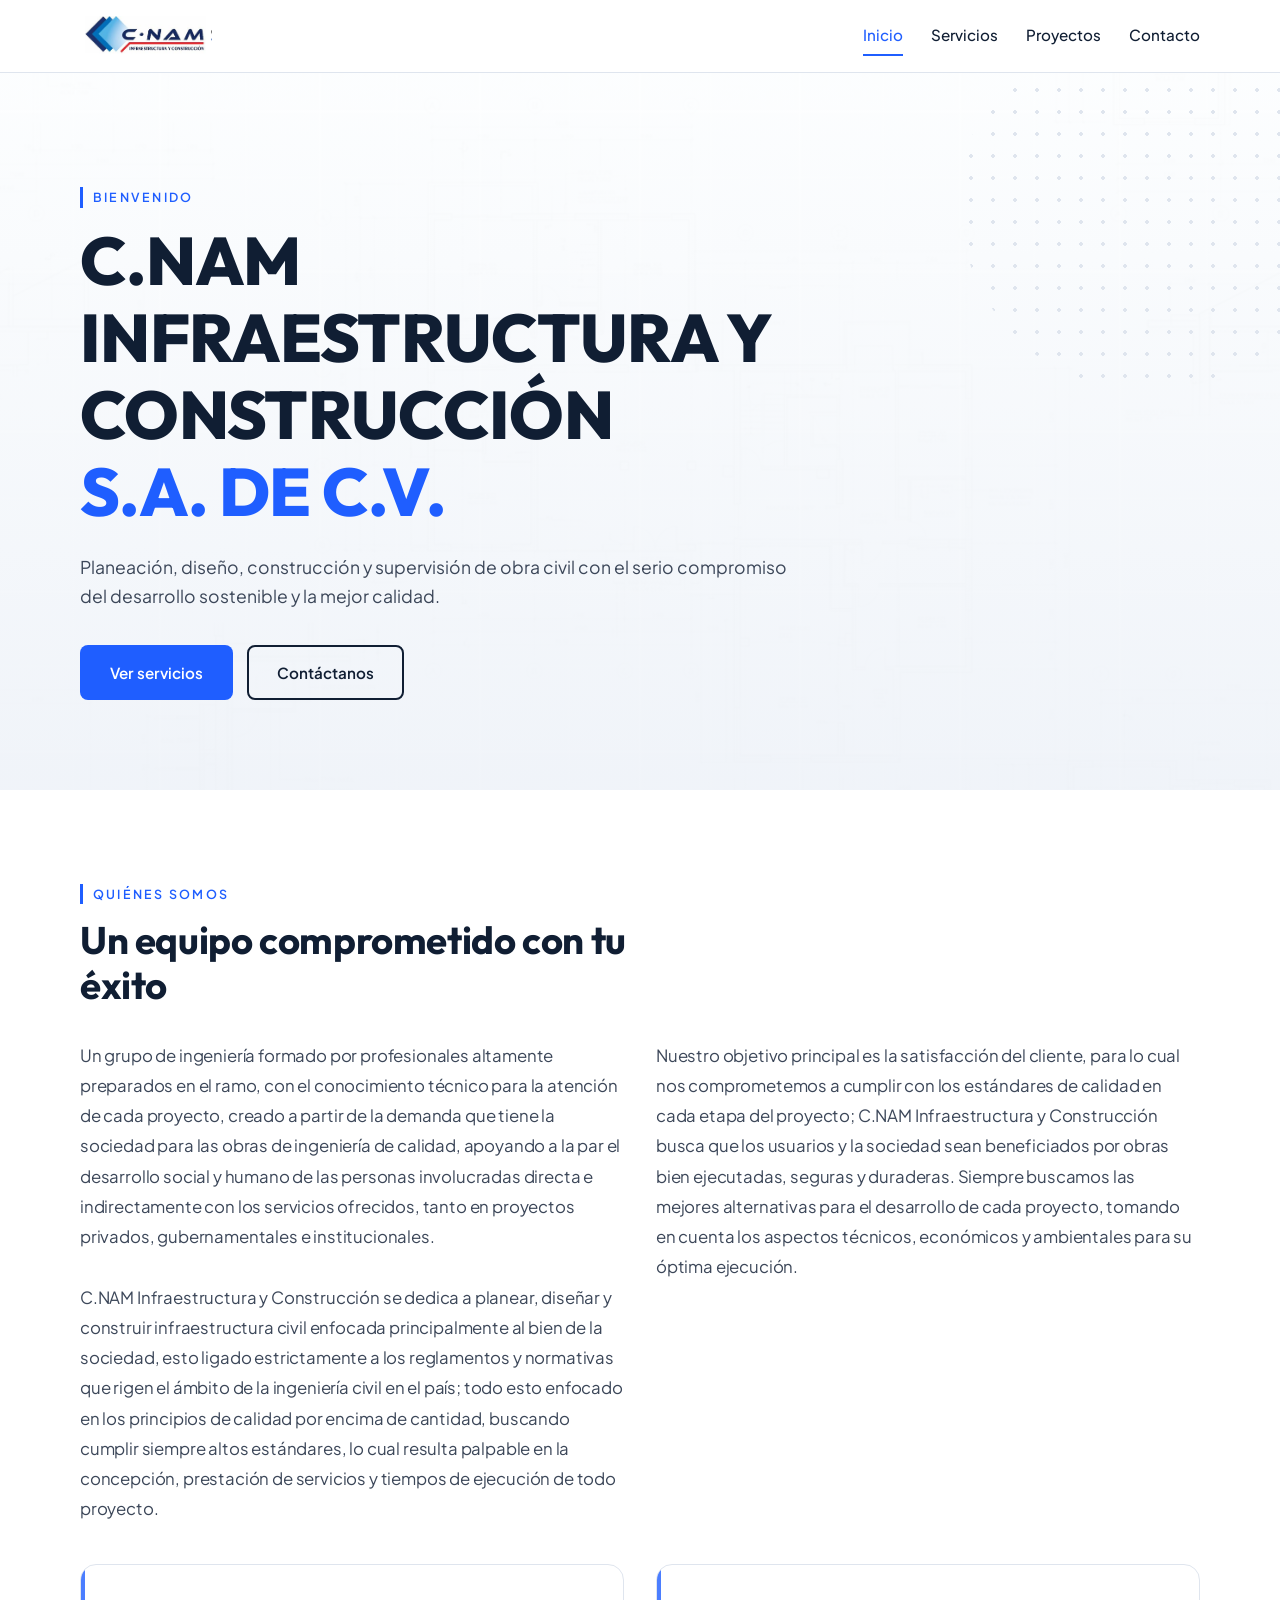
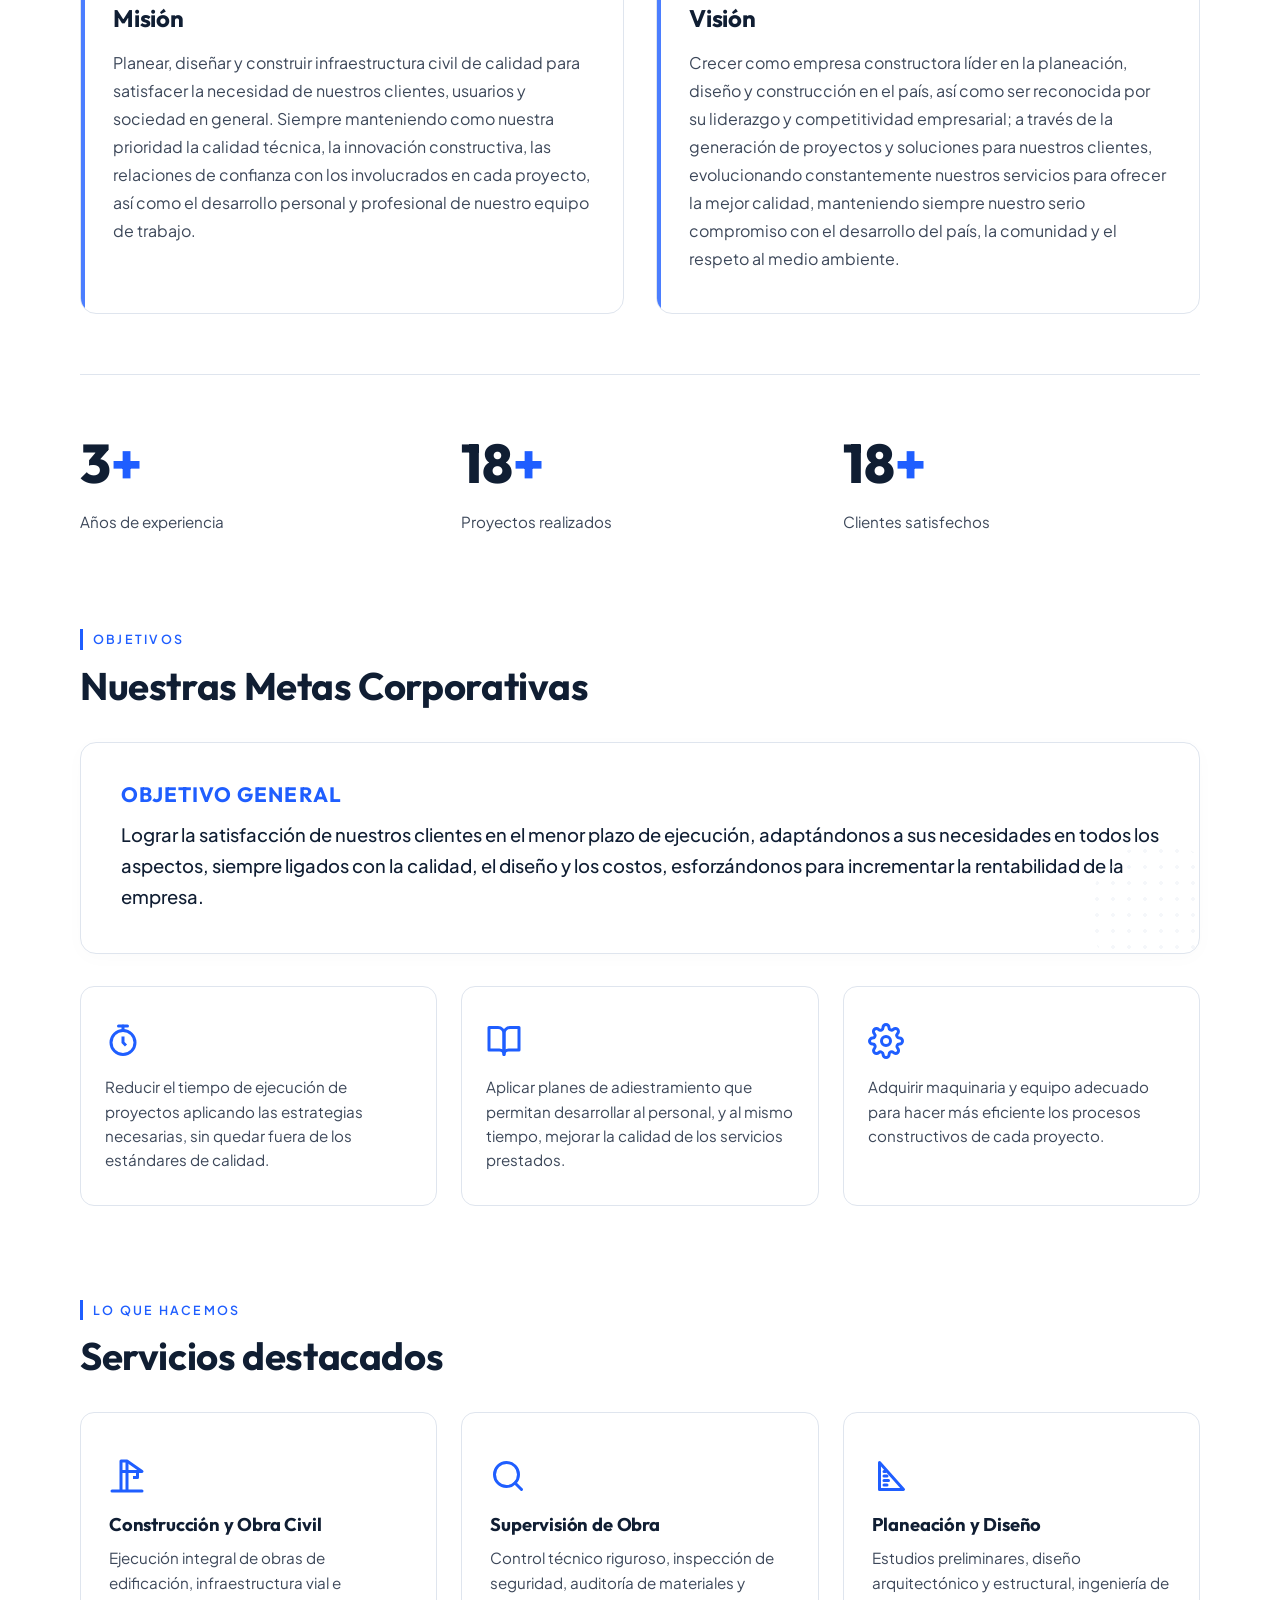
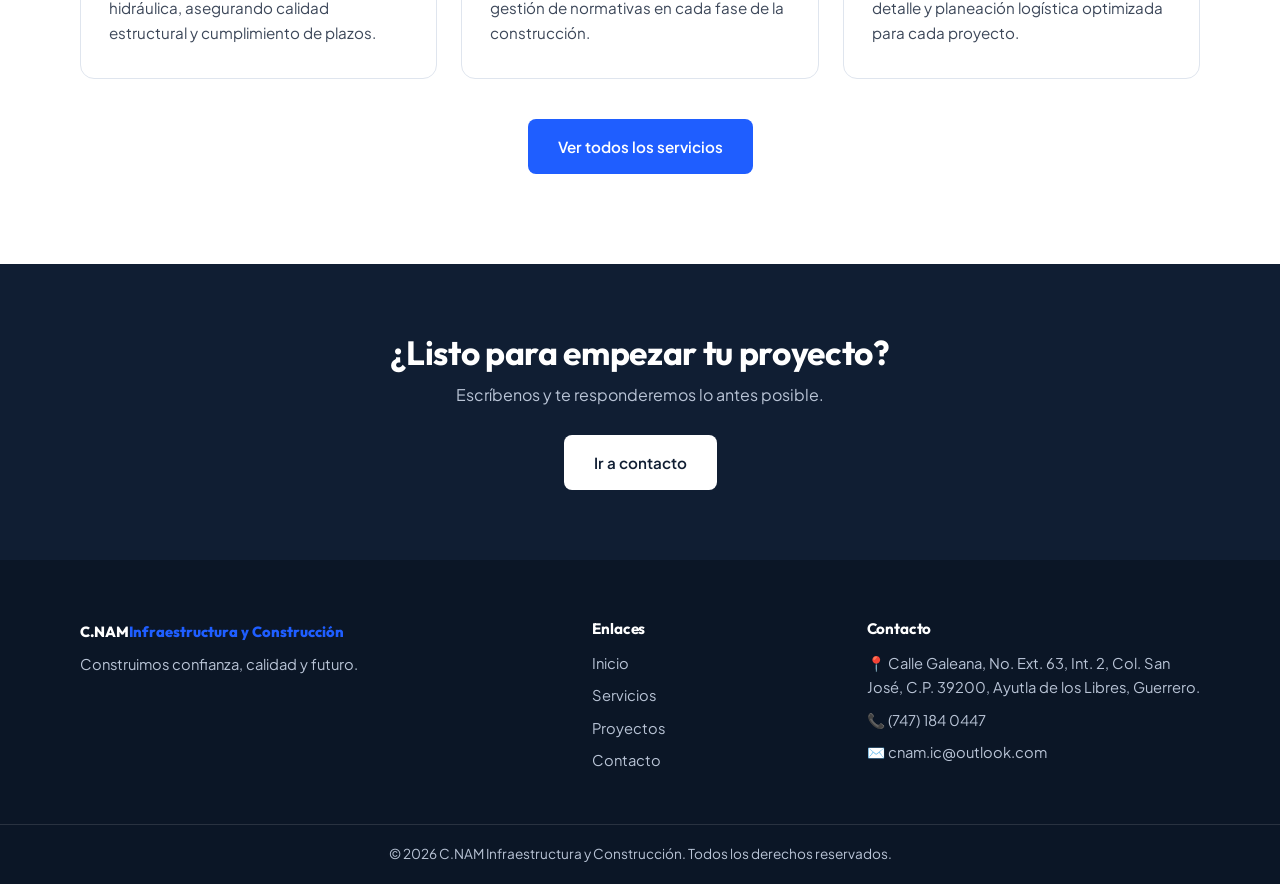
<file: index.html>
<!DOCTYPE html>
<html lang="es">

<head>
  <meta charset="UTF-8">
  <meta name="viewport" content="width=device-width, initial-scale=1.0">
  <title>C.NAM INFRAESTRUCTURA Y CONSTRUCCIÓN | Inicio</title>
  <meta name="description" content="Servicios, proyectos y contacto.">

  <link rel="preconnect" href="https://fonts.googleapis.com">
  <link rel="preconnect" href="https://fonts.gstatic.com" crossorigin>
  <link
    href="https://fonts.googleapis.com/css2?family=Archivo:wght@500;700;800&family=Inter:wght@400;500;600&display=swap"
    rel="stylesheet">

  <link rel="stylesheet" href="css/estilos.css">
</head>

<body>

  <header class="encabezado">
    <div class="contenedor encabezado__interior">
      <a href="index.html" class="logo"><img src="img/Captura de pantalla 2026-07-02 102725.png"
          alt="C.NAM INFRAESTRUCTURA Y CONSTRUCCIÓN" class="logo__imagen"></a>

      <nav class="menu" id="menu">
        <a href="index.html" class="menu__enlace activo">Inicio</a>
        <a href="servicios.html" class="menu__enlace">Servicios</a>
        <a href="proyectos.html" class="menu__enlace">Proyectos</a>
        <a href="contacto.html" class="menu__enlace">Contacto</a>
      </nav>

      <button class="hamburguesa" id="btnMenu" aria-label="Abrir menú" aria-expanded="false">
        <span></span><span></span><span></span>
      </button>
    </div>
  </header>

  <section class="hero">
    <div class="contenedor hero__interior">
      <p class="etiqueta revelar">Bienvenido</p>
      <h1 class="hero__titulo revelar">C.NAM INFRAESTRUCTURA Y CONSTRUCCIÓN<br><em>S.A. DE C.V.</em></h1>
      <p class="hero__texto revelar">Planeación, diseño, construcción y supervisión de obra civil con el serio
        compromiso del desarrollo sostenible y la mejor calidad.</p>
      <div class="hero__botones revelar">
        <a href="servicios.html" class="boton boton--primario">Ver servicios</a>
        <a href="contacto.html" class="boton boton--secundario">Contáctanos</a>
      </div>
    </div>
  </section>

  <section class="seccion">
    <div class="contenedor">
      <p class="etiqueta revelar">Quiénes somos</p>
      <h2 class="seccion__titulo revelar">Un equipo comprometido con tu éxito</h2>
      <div class="columnas-2">
        <p class="revelar quienes-somos__texto">Un grupo de ingeniería formado por profesionales altamente preparados en
          el ramo,
          con el conocimiento técnico para la atención de cada proyecto, creado a partir de la
          demanda que tiene la sociedad para las obras de ingeniería de calidad, apoyando a la
          par el desarrollo social y humano de las personas involucradas directa e
          indirectamente con los servicios ofrecidos, tanto en proyectos privados,
          gubernamentales e institucionales.<br><br>
          C.NAM Infraestructura y Construcción se dedica a planear, diseñar y construir
          infraestructura civil enfocada principalmente al bien de la sociedad, esto ligado
          estrictamente a los reglamentos y normativas que rigen el ámbito de la ingeniería civil
          en el país; todo esto enfocado en los principios de calidad por encima de cantidad,
          buscando cumplir siempre altos estándares, lo cual resulta palpable en la concepción,
          prestación de servicios y tiempos de ejecución de todo proyecto.</p>
        <p class="revelar quienes-somos__texto">
          Nuestro objetivo principal es la satisfacción del cliente, para lo cual nos comprometemos a
          cumplir con los estándares de calidad en cada etapa del proyecto; C.NAM Infraestructura y
          Construcción busca que los usuarios y la sociedad sean beneficiados por obras bien
          ejecutadas, seguras y duraderas. Siempre buscamos las mejores alternativas para el
          desarrollo de cada proyecto, tomando en cuenta los aspectos técnicos, económicos y
          ambientales para su óptima ejecución.</p>
      </div>

      <div class="mision-vision">
        <div class="mision-vision__card revelar">
          <h3> Misión</h3>
          <p>Planear, diseñar y construir infraestructura civil de calidad para satisfacer la necesidad de nuestros
            clientes, usuarios y sociedad en general. Siempre manteniendo como nuestra prioridad la calidad técnica, la
            innovación constructiva, las relaciones de confianza con los involucrados en cada proyecto, así como el
            desarrollo personal y profesional de nuestro equipo de trabajo.</p>
        </div>
        <div class="mision-vision__card revelar">
          <h3> Visión</h3>
          <p>Crecer como empresa constructora líder en la planeación, diseño y construcción en el país, así como ser
            reconocida por su liderazgo y competitividad empresarial; a través de la generación de proyectos y
            soluciones para nuestros clientes, evolucionando constantemente nuestros servicios para ofrecer la mejor
            calidad, manteniendo siempre nuestro serio compromiso con el desarrollo del país, la comunidad y el respeto
            al medio ambiente.</p>
        </div>
      </div>

      <div class="cifras">
        <div class="cifra revelar">
          <span class="cifra__numero" data-contar="9">0</span>
          <span class="cifra__texto">Años de experiencia</span>
        </div>
        <div class="cifra revelar">
          <span class="cifra__numero" data-contar="50">0</span>
          <span class="cifra__texto">Proyectos realizados</span>
        </div>
        <div class="cifra revelar">
          <span class="cifra__numero" data-contar="50">0</span>
          <span class="cifra__texto">Clientes satisfechos</span>
        </div>
      </div>
    </div>
  </section>

  <section class="objetivos-seccion">
    <div class="contenedor">
      <p class="etiqueta revelar">Objetivos</p>
      <h2 class="seccion__titulo revelar">Nuestras Metas Corporativas</h2>

      <div class="objetivo-general-card revelar">
        <h3>Objetivo General</h3>
        <p>Lograr la satisfacción de nuestros clientes en el menor plazo de ejecución, adaptándonos a sus necesidades en
          todos los aspectos, siempre ligados con la calidad, el diseño y los costos, esforzándonos para incrementar la
          rentabilidad de la empresa.</p>
      </div>

      <div class="objetivos-grid">
        <div class="objetivo-particular-card revelar">
          <div class="objetivo-particular-card__icono">
            <svg class="icono-svg" xmlns="http://www.w3.org/2000/svg" fill="none" viewBox="0 0 24 24"
              stroke="currentColor">
              <circle cx="12" cy="13" r="8" stroke-width="2" />
              <polyline points="12 9 12 13 14 15" stroke-width="2" />
              <path d="M12 5V2" stroke-width="2" stroke-linecap="round" />
              <path d="M9 2h6" stroke-width="2" stroke-linecap="round" />
            </svg>
          </div>
          <p>Reducir el tiempo de ejecución de proyectos aplicando las estrategias necesarias, sin quedar fuera de los
            estándares de calidad.</p>
        </div>
        <div class="objetivo-particular-card revelar">
          <div class="objetivo-particular-card__icono">
            <svg class="icono-svg" xmlns="http://www.w3.org/2000/svg" fill="none" viewBox="0 0 24 24"
              stroke="currentColor">
              <path d="M2 3h6a4 4 0 0 1 4 4v14a3 3 0 0 0-3-3H2z" stroke-width="2" stroke-linejoin="round" />
              <path d="M22 3h-6a4 4 0 0 0-4 4v14a3 3 0 0 1 3-3h7z" stroke-width="2" stroke-linejoin="round" />
            </svg>
          </div>
          <p>Aplicar planes de adiestramiento que permitan desarrollar al personal, y al mismo tiempo, mejorar la
            calidad de los servicios prestados.</p>
        </div>
        <div class="objetivo-particular-card revelar">
          <div class="objetivo-particular-card__icono">
            <svg class="icono-svg" xmlns="http://www.w3.org/2000/svg" fill="none" viewBox="0 0 24 24"
              stroke="currentColor">
              <circle cx="12" cy="12" r="3" stroke-width="2" />
              <path
                d="M19.4 15a1.65 1.65 0 0 0 .33 1.82l.06.06a2 2 0 1 1-2.83 2.83l-.06-.06a1.65 1.65 0 0 0-1.82-.33 1.65 1.65 0 0 0-1 1.51V21a2 2 0 0 1-4 0v-.09A1.65 1.65 0 0 0 9 19.4a1.65 1.65 0 0 0-1.82.33l-.06.06a2 2 0 1 1-2.83-2.83l.06-.06a1.65 1.65 0 0 0 .33-1.82 1.65 1.65 0 0 0-1.51-1H3a2 2 0 0 1 0-4h.09A1.65 1.65 0 0 0 4.6 9a1.65 1.65 0 0 0-.33-1.82l-.06-.06a2 2 0 1 1 2.83-2.83l.06.06a1.65 1.65 0 0 0 1.82.33H9a1.65 1.65 0 0 0 1-1.51V3a2 2 0 0 1 4 0v.09a1.65 1.65 0 0 0 1 1.51 1.65 1.65 0 0 0 1.82-.33l.06-.06a2 2 0 1 1 2.83 2.83l-.06.06a1.65 1.65 0 0 0-.33 1.82V9a1.65 1.65 0 0 0 1.51 1H21a2 2 0 0 1 0 4h-.09a1.65 1.65 0 0 0-1.5 1z"
                stroke-width="2" stroke-linejoin="round" />
            </svg>
          </div>
          <p>Adquirir maquinaria y equipo adecuado para hacer más eficiente los procesos constructivos de cada proyecto.
          </p>
        </div>
      </div>
    </div>
  </section>

  <section class="seccion">
    <div class="contenedor">
      <p class="etiqueta revelar">Lo que hacemos</p>
      <h2 class="seccion__titulo revelar">Servicios destacados</h2>

      <div class="tarjetas">
        <article class="tarjeta revelar">
          <div class="tarjeta__icono">
            <svg class="icono-svg" xmlns="http://www.w3.org/2000/svg" fill="none" viewBox="0 0 24 24"
              stroke="currentColor">
              <path d="M2 22h20" stroke-width="2" stroke-linecap="round" />
              <path d="M8 22V2h4l10 7H8" stroke-width="2" stroke-linejoin="round" />
              <path d="M12 2v20" stroke-width="2" />
              <path d="M19 9v4h-3" stroke-width="2" stroke-linejoin="round" />
            </svg>
          </div>
          <h3>Construcción y Obra Civil</h3>
          <p>Ejecución integral de obras de edificación, infraestructura vial e hidráulica, asegurando calidad
            estructural y cumplimiento de plazos.</p>
        </article>
        <article class="tarjeta revelar">
          <div class="tarjeta__icono">
            <svg class="icono-svg" xmlns="http://www.w3.org/2000/svg" fill="none" viewBox="0 0 24 24"
              stroke="currentColor">
              <circle cx="11" cy="11" r="8" stroke-width="2" />
              <line x1="21" y1="21" x2="16.65" y2="16.65" stroke-width="2" stroke-linecap="round" />
            </svg>
          </div>
          <h3>Supervisión de Obra</h3>
          <p>Control técnico riguroso, inspección de seguridad, auditoría de materiales y gestión de normativas en cada
            fase de la construcción.</p>
        </article>
        <article class="tarjeta revelar">
          <div class="tarjeta__icono">
            <svg class="icono-svg" xmlns="http://www.w3.org/2000/svg" fill="none" viewBox="0 0 24 24"
              stroke="currentColor">
              <path d="M5 21V3l16 18H5z" stroke-width="2" stroke-linejoin="round" />
              <path d="M8 18h2M8 15h3M8 12h2M8 9h1" stroke-width="2" stroke-linecap="round" />
            </svg>
          </div>
          <h3>Planeación y Diseño</h3>
          <p>Estudios preliminares, diseño arquitectónico y estructural, ingeniería de detalle y planeación logística
            optimizada para cada proyecto.</p>
        </article>
      </div>

      <div class="centrado revelar">
        <a href="servicios.html" class="boton boton--primario">Ver todos los servicios</a>
      </div>
    </div>
  </section>

  <section class="cta">
    <div class="contenedor cta__interior revelar">
      <h2>¿Listo para empezar tu proyecto?</h2>
      <p>Escríbenos y te responderemos lo antes posible.</p>
      <a href="contacto.html" class="boton boton--claro">Ir a contacto</a>
    </div>
  </section>

  <footer class="pie">
    <div class="contenedor pie__interior">
      <div>
        <p class="logo logo--pie">C.NAM<span> Infraestructura y Construcción</span></p>
        <p class="pie__texto">Construimos confianza, calidad y futuro.</p>
      </div>
      <div>
        <h4>Enlaces</h4>
        <a href="index.html">Inicio</a>
        <a href="servicios.html">Servicios</a>
        <a href="proyectos.html">Proyectos</a>
        <a href="contacto.html">Contacto</a>
      </div>
      <div>
        <h4>Contacto</h4>
        <p>📍 Calle Galeana, No. Ext. 63, Int. 2, Col. San José, C.P. 39200, Ayutla de los Libres, Guerrero.</p>
        <p>📞 (747) 184 0447</p>
        <p>✉️ cnam.ic@outlook.com</p>
      </div>
    </div>
    <div class="pie__final">
      <p>© <span id="anio"></span> C.NAM Infraestructura y Construcción. Todos los derechos reservados.</p>
    </div>
  </footer>

  <script src="js/script.js"></script>
</body>

</html>
</file>
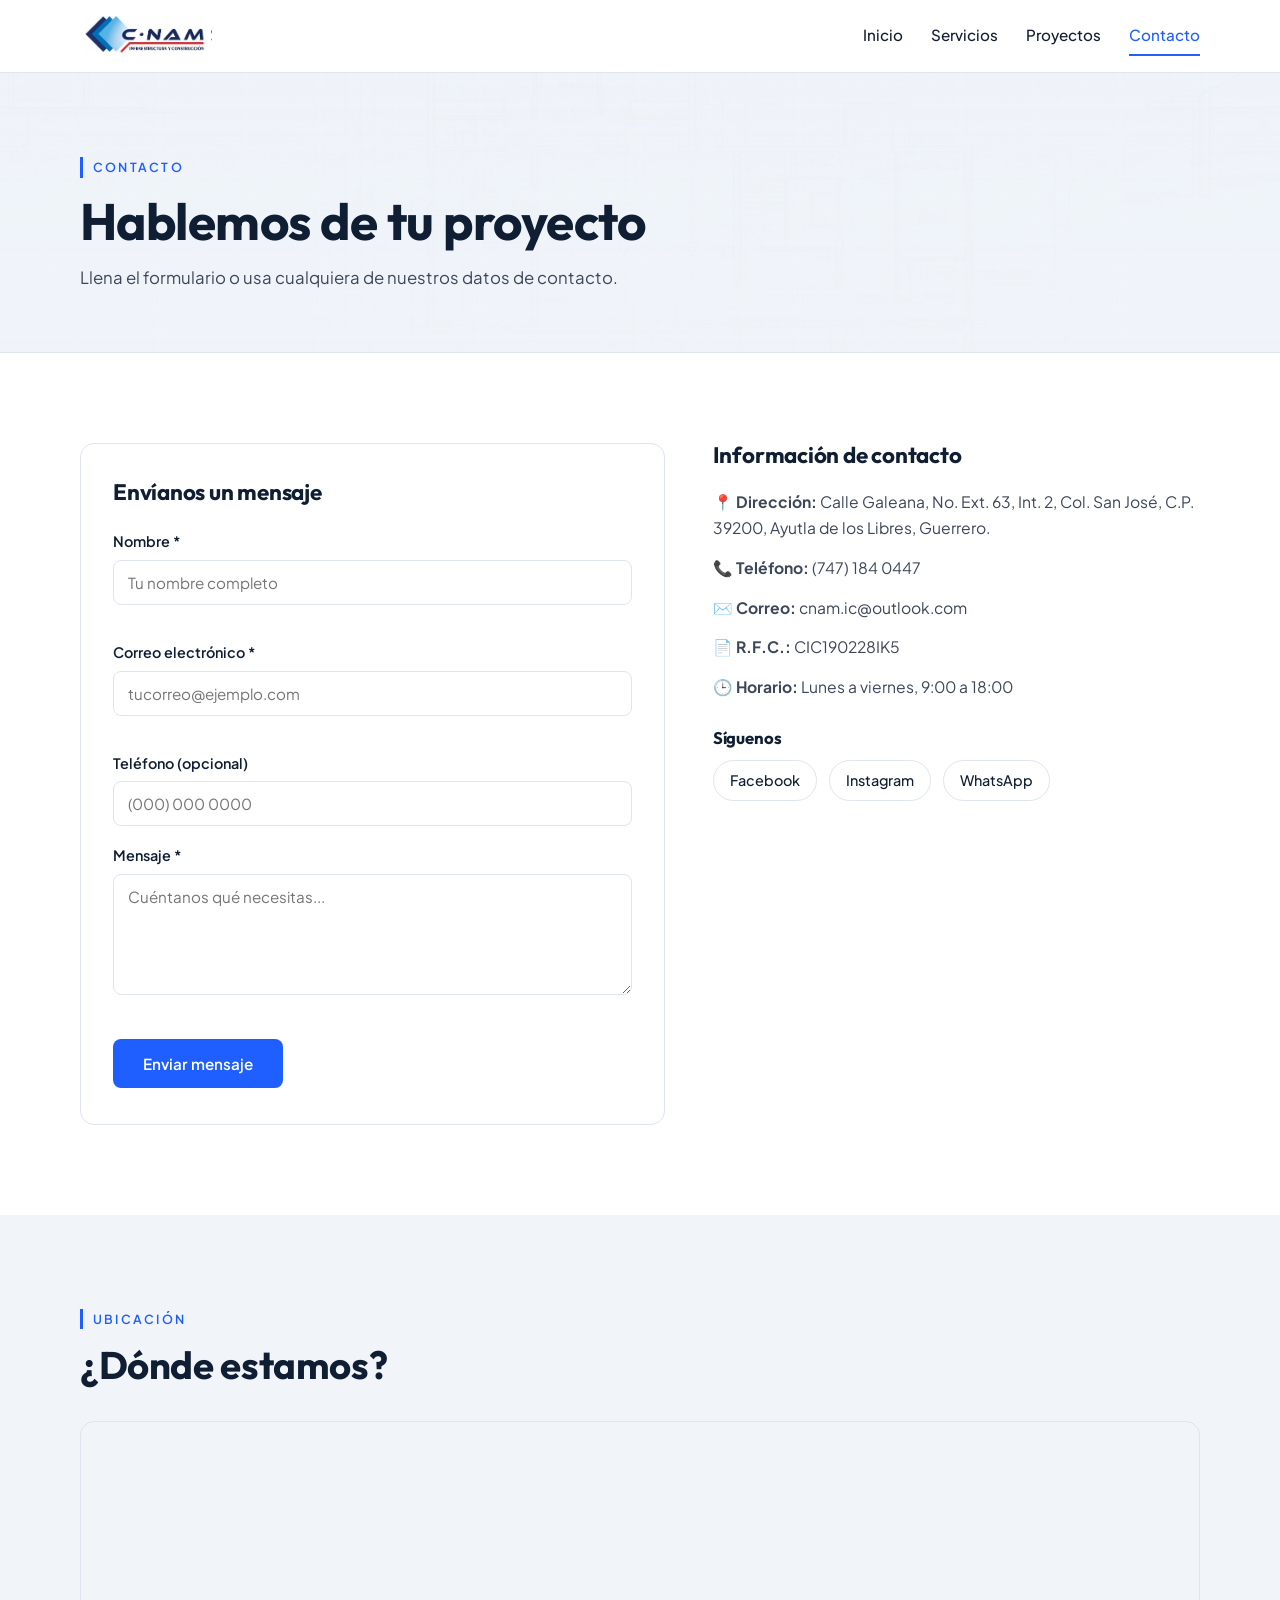
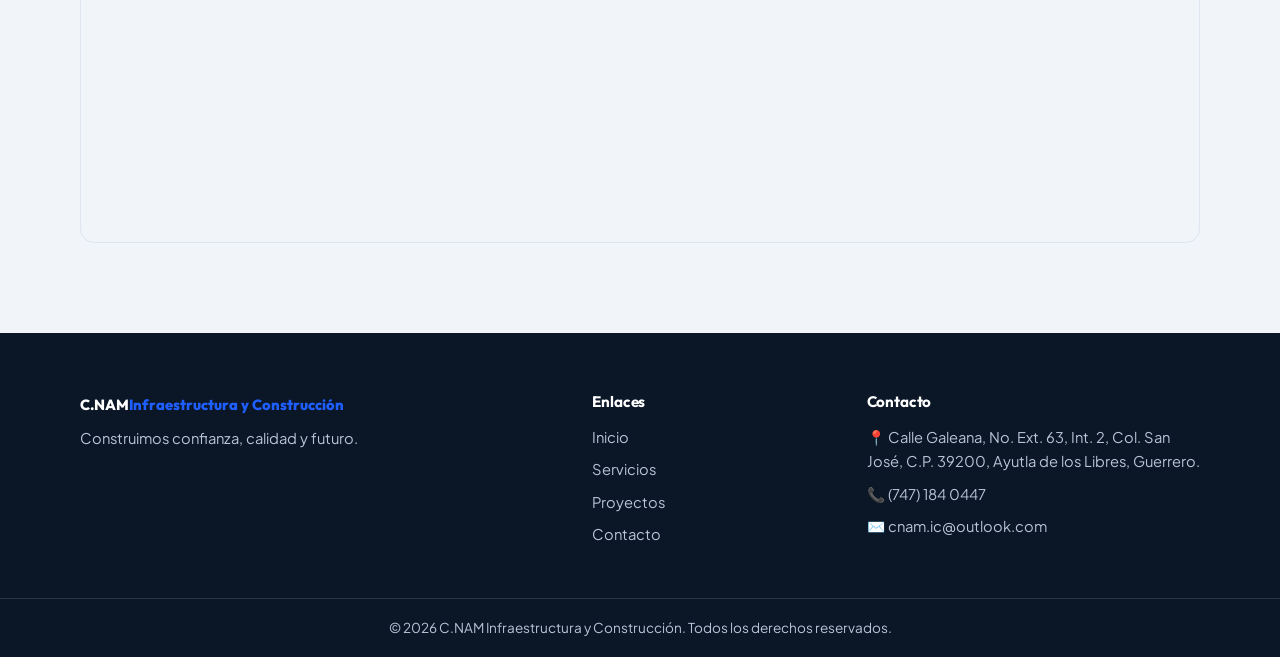
<file: contacto.html>
<!DOCTYPE html>
<html lang="es">

<head>
  <meta charset="UTF-8">
  <meta name="viewport" content="width=device-width, initial-scale=1.0">
  <title>C.NAM Infraestructura y Construcción | Contacto</title>
  <meta name="description" content="Ponte en contacto con nosotros. Formulario, datos y mapa de ubicación.">
  <link rel="preconnect" href="https://fonts.googleapis.com">
  <link rel="preconnect" href="https://fonts.gstatic.com" crossorigin>
  <link
    href="https://fonts.googleapis.com/css2?family=Archivo:wght@500;700;800&family=Inter:wght@400;500;600&display=swap"
    rel="stylesheet">
  <link rel="stylesheet" href="css/estilos.css">
</head>

<body>

  <header class="encabezado">
    <div class="contenedor encabezado__interior">
      <a href="index.html" class="logo"><img src="img/Captura de pantalla 2026-07-02 102725.png"
          alt="C.NAM INFRAESTRUCTURA Y CONSTRUCCIÓN" class="logo__imagen"></a>
      <nav class="menu" id="menu">
        <a href="index.html" class="menu__enlace">Inicio</a>
        <a href="servicios.html" class="menu__enlace">Servicios</a>
        <a href="proyectos.html" class="menu__enlace">Proyectos</a>
        <a href="contacto.html" class="menu__enlace activo">Contacto</a>
      </nav>
      <button class="hamburguesa" id="btnMenu" aria-label="Abrir menú" aria-expanded="false">
        <span></span><span></span><span></span>
      </button>
    </div>
  </header>

  <section class="cabecera-pagina">
    <div class="contenedor">
      <p class="etiqueta revelar">Contacto</p>
      <h1 class="revelar">Hablemos de tu proyecto</h1>
      <p class="cabecera-pagina__texto revelar">Llena el formulario o usa cualquiera de nuestros datos de contacto.</p>
    </div>
  </section>

  <section class="seccion">
    <div class="contenedor contacto">

      <form class="formulario revelar" id="formularioContacto" novalidate>
        <h2>Envíanos un mensaje</h2>

        <div class="campo">
          <label for="nombre">Nombre *</label>
          <input type="text" id="nombre" name="nombre" placeholder="Tu nombre completo">
          <small class="error" id="errorNombre"></small>
        </div>

        <div class="campo">
          <label for="correo">Correo electrónico *</label>
          <input type="email" id="correo" name="correo" placeholder="tucorreo@ejemplo.com">
          <small class="error" id="errorCorreo"></small>
        </div>

        <div class="campo">
          <label for="telefono">Teléfono (opcional)</label>
          <input type="tel" id="telefono" name="telefono" placeholder="(000) 000 0000">
        </div>

        <div class="campo">
          <label for="mensaje">Mensaje *</label>
          <textarea id="mensaje" name="mensaje" rows="5" placeholder="Cuéntanos qué necesitas..."></textarea>
          <small class="error" id="errorMensaje"></small>
        </div>

        <button type="submit" class="boton boton--primario">Enviar mensaje</button>

        <p class="exito" id="mensajeExito" hidden>✅ ¡Gracias! Tu mensaje se registró correctamente.</p>

      </form>

      <div class="datos-contacto revelar">
        <h2>Información de contacto</h2>
        <ul>
          <li><strong>📍 Dirección:</strong> Calle Galeana, No. Ext. 63, Int. 2, Col. San José, C.P. 39200, Ayutla de los Libres, Guerrero.</li>
          <li><strong>📞 Teléfono:</strong> (747) 184 0447</li>
          <li><strong>✉️ Correo:</strong> cnam.ic@outlook.com</li>
          <li><strong>📄 R.F.C.:</strong> CIC190228IK5</li>
          <li><strong>🕒 Horario:</strong> Lunes a viernes, 9:00 a 18:00</li>
        </ul>

        <h3>Síguenos</h3>
        <div class="redes">
          <a href="#" aria-label="Facebook">Facebook</a>
          <a href="#" aria-label="Instagram">Instagram</a>
          <a href="#" aria-label="WhatsApp">WhatsApp</a>
        </div>
      </div>
    </div>
  </section>

  <section class="seccion seccion--gris">
    <div class="contenedor">
      <p class="etiqueta revelar">Ubicación</p>
      <h2 class="seccion__titulo revelar">¿Dónde estamos?</h2>

      <div class="mapa revelar">
        <iframe src="https://www.google.com/maps?q=Calle+Galeana+63,San+Jose,Ayutla+de+los+Libres,Guerrero&output=embed" width="100%" height="420"
          style="border:0" allowfullscreen loading="lazy" referrerpolicy="no-referrer-when-downgrade"
          title="Mapa de ubicación">
        </iframe>
      </div>
    </div>
  </section>

  <footer class="pie">
    <div class="contenedor pie__interior">
      <div>
        <p class="logo logo--pie">C.NAM<span> Infraestructura y Construcción</span></p>
        <p class="pie__texto">Construimos confianza, calidad y futuro.</p>
      </div>
      <div>
        <h4>Enlaces</h4>
        <a href="index.html">Inicio</a>
        <a href="servicios.html">Servicios</a>
        <a href="proyectos.html">Proyectos</a>
        <a href="contacto.html">Contacto</a>
      </div>
      <div>
        <h4>Contacto</h4>
        <p>📍 Calle Galeana, No. Ext. 63, Int. 2, Col. San José, C.P. 39200, Ayutla de los Libres, Guerrero.</p>
        <p>📞 (747) 184 0447</p>
        <p>✉️ cnam.ic@outlook.com</p>
      </div>
    </div>
    <div class="pie__final">
      <p>© <span id="anio"></span> C.NAM Infraestructura y Construcción. Todos los derechos reservados.</p>
    </div>
  </footer>

  <script src="js/script.js"></script>
</body>

</html>
</file>
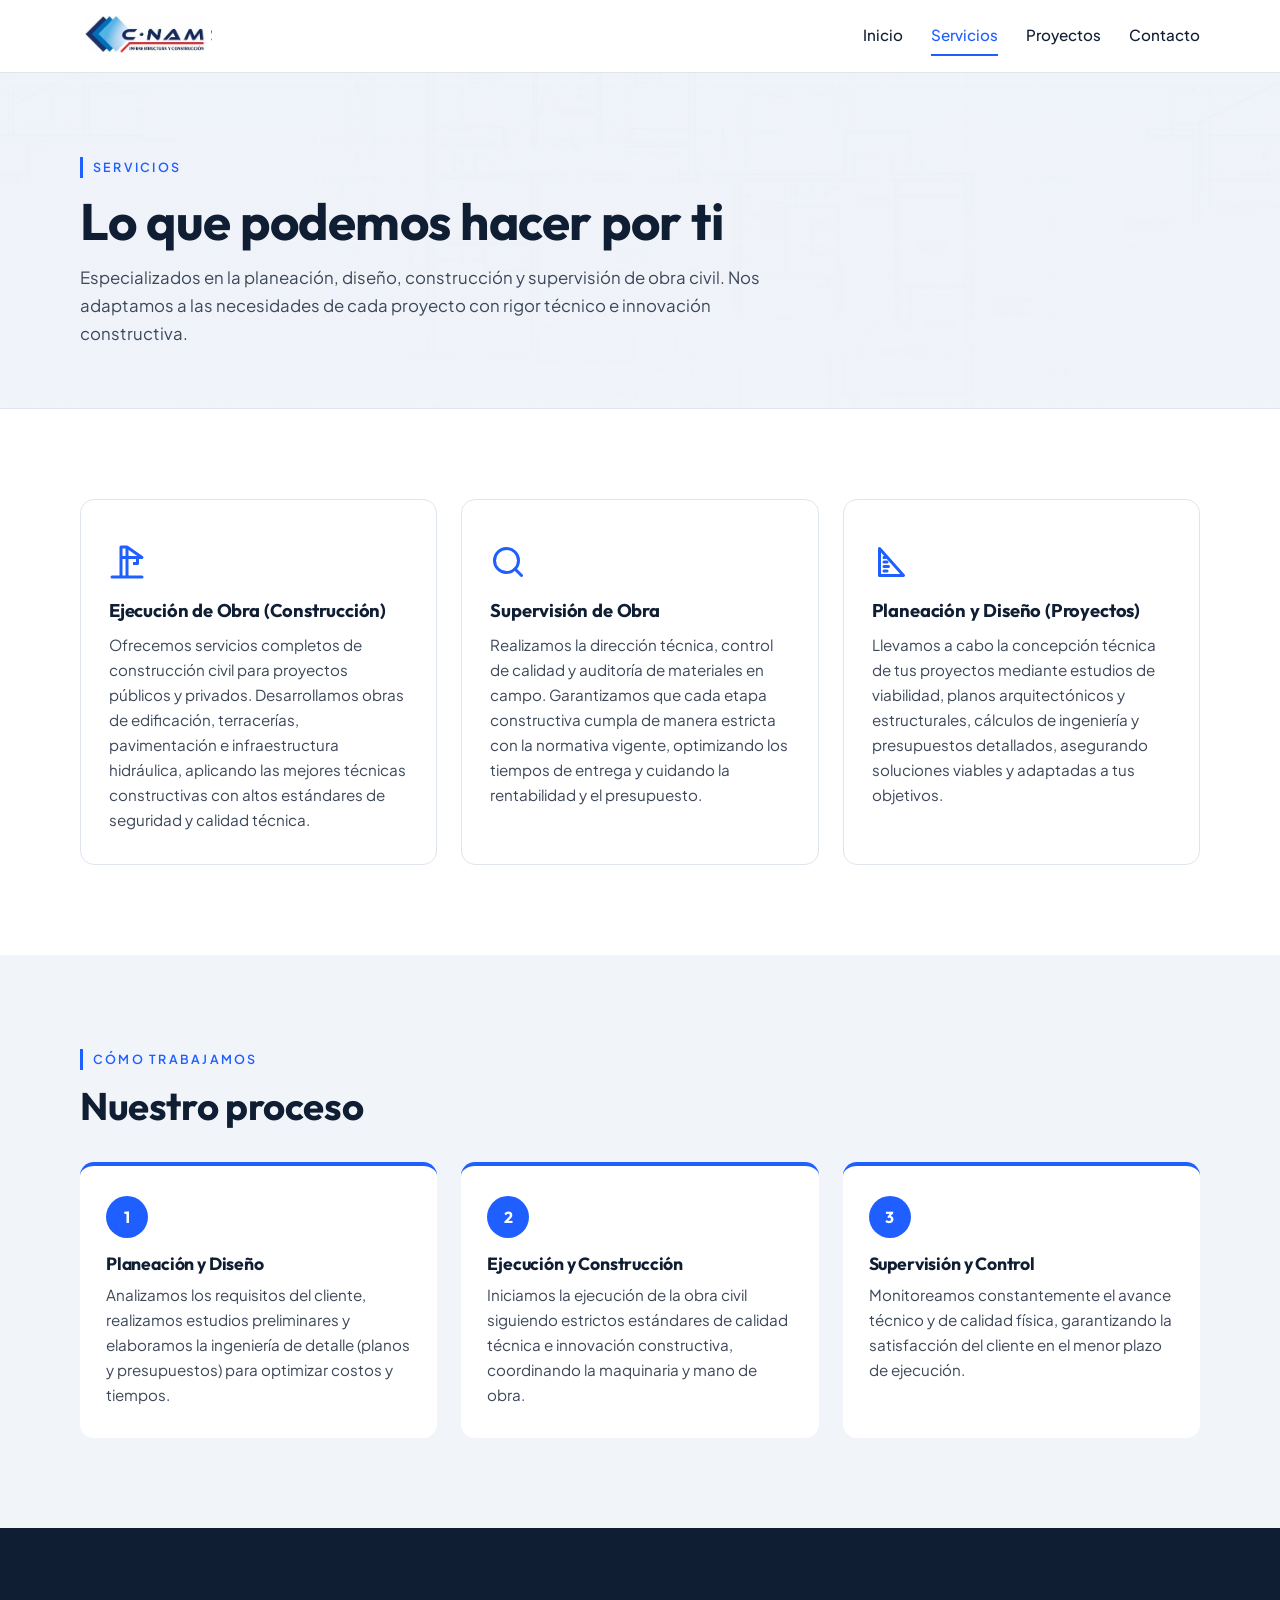
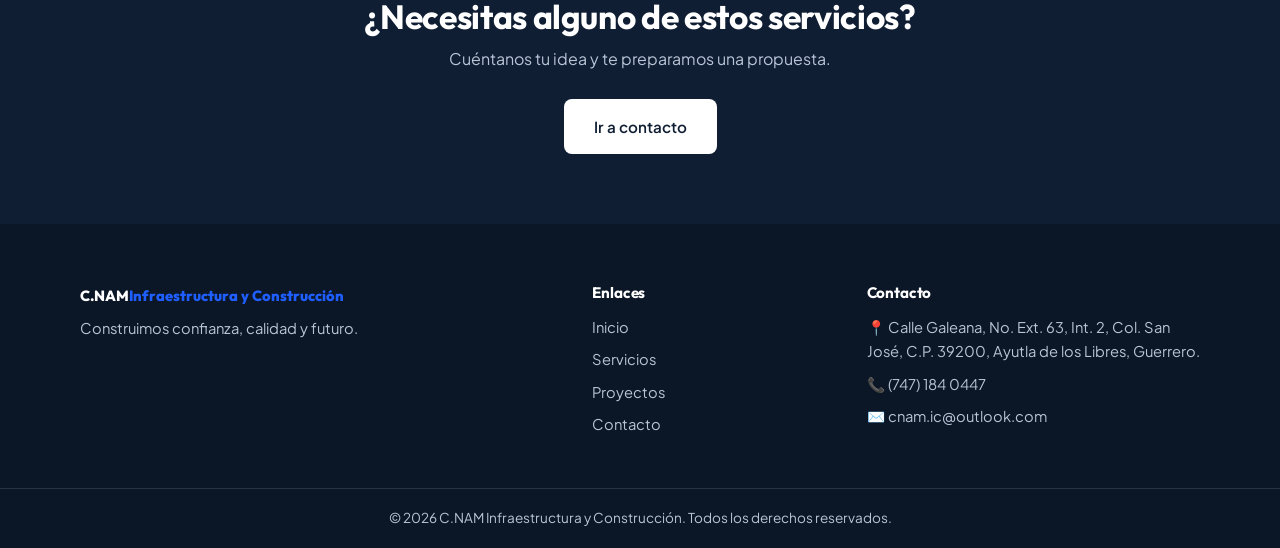
<file: servicios.html>
<!DOCTYPE html>
<html lang="es">

<head>
  <meta charset="UTF-8">
  <meta name="viewport" content="width=device-width, initial-scale=1.0">
  <title>C.NAM Infraestructura y Construcción | Servicios</title>
  <meta name="description" content="Conoce todos los servicios que ofrecemos.">
  <link rel="preconnect" href="https://fonts.googleapis.com">
  <link rel="preconnect" href="https://fonts.gstatic.com" crossorigin>
  <link
    href="https://fonts.googleapis.com/css2?family=Archivo:wght@500;700;800&family=Inter:wght@400;500;600&display=swap"
    rel="stylesheet">
  <link rel="stylesheet" href="css/estilos.css">
</head>

<body>

  <header class="encabezado">
    <div class="contenedor encabezado__interior">
      <a href="index.html" class="logo"><img src="img/Captura de pantalla 2026-07-02 102725.png"
          alt="C.NAM INFRAESTRUCTURA Y CONSTRUCCIÓN" class="logo__imagen"></a>
      <nav class="menu" id="menu">
        <a href="index.html" class="menu__enlace">Inicio</a>
        <a href="servicios.html" class="menu__enlace activo">Servicios</a>
        <a href="proyectos.html" class="menu__enlace">Proyectos</a>
        <a href="contacto.html" class="menu__enlace">Contacto</a>
      </nav>
      <button class="hamburguesa" id="btnMenu" aria-label="Abrir menú" aria-expanded="false">
        <span></span><span></span><span></span>
      </button>
    </div>
  </header>

  <section class="cabecera-pagina">
    <div class="contenedor">
      <p class="etiqueta revelar">Servicios</p>
      <h1 class="revelar">Lo que podemos hacer por ti</h1>
      <p class="cabecera-pagina__texto revelar">Especializados en la planeación, diseño, construcción y supervisión de obra civil. Nos adaptamos a las necesidades de cada proyecto con rigor técnico e innovación constructiva.</p>
    </div>
  </section>

  <section class="seccion">
    <div class="contenedor">
      <div class="tarjetas">
        <article class="tarjeta revelar">
          <div class="tarjeta__icono">
            <svg class="icono-svg" xmlns="http://www.w3.org/2000/svg" fill="none" viewBox="0 0 24 24" stroke="currentColor">
              <path d="M2 22h20" stroke-width="2" stroke-linecap="round"/>
              <path d="M8 22V2h4l10 7H8" stroke-width="2" stroke-linejoin="round"/>
              <path d="M12 2v20" stroke-width="2"/>
              <path d="M19 9v4h-3" stroke-width="2" stroke-linejoin="round"/>
            </svg>
          </div>
          <h3>Ejecución de Obra (Construcción)</h3>
          <p>Ofrecemos servicios completos de construcción civil para proyectos públicos y privados. Desarrollamos obras de edificación, terracerías, pavimentación e infraestructura hidráulica, aplicando las mejores técnicas constructivas con altos estándares de seguridad y calidad técnica.</p>
        </article>
        <article class="tarjeta revelar">
          <div class="tarjeta__icono">
            <svg class="icono-svg" xmlns="http://www.w3.org/2000/svg" fill="none" viewBox="0 0 24 24" stroke="currentColor">
              <circle cx="11" cy="11" r="8" stroke-width="2"/>
              <line x1="21" y1="21" x2="16.65" y2="16.65" stroke-width="2" stroke-linecap="round"/>
            </svg>
          </div>
          <h3>Supervisión de Obra</h3>
          <p>Realizamos la dirección técnica, control de calidad y auditoría de materiales en campo. Garantizamos que cada etapa constructiva cumpla de manera estricta con la normativa vigente, optimizando los tiempos de entrega y cuidando la rentabilidad y el presupuesto.</p>
        </article>
        <article class="tarjeta revelar">
          <div class="tarjeta__icono">
            <svg class="icono-svg" xmlns="http://www.w3.org/2000/svg" fill="none" viewBox="0 0 24 24" stroke="currentColor">
              <path d="M5 21V3l16 18H5z" stroke-width="2" stroke-linejoin="round"/>
              <path d="M8 18h2M8 15h3M8 12h2M8 9h1" stroke-width="2" stroke-linecap="round"/>
            </svg>
          </div>
          <h3>Planeación y Diseño (Proyectos)</h3>
          <p>Llevamos a cabo la concepción técnica de tus proyectos mediante estudios de viabilidad, planos arquitectónicos y estructurales, cálculos de ingeniería y presupuestos detallados, asegurando soluciones viables y adaptadas a tus objetivos.</p>
        </article>
      </div>
    </div>
  </section>

  <section class="seccion seccion--gris">
    <div class="contenedor">
      <p class="etiqueta revelar">Cómo trabajamos</p>
      <h2 class="seccion__titulo revelar">Nuestro proceso</h2>
      <div class="pasos">
        <div class="paso revelar">
          <span class="paso__numero">1</span>
          <h3>Planeación y Diseño</h3>
          <p>Analizamos los requisitos del cliente, realizamos estudios preliminares y elaboramos la ingeniería de detalle (planos y presupuestos) para optimizar costos y tiempos.</p>
        </div>
        <div class="paso revelar">
          <span class="paso__numero">2</span>
          <h3>Ejecución y Construcción</h3>
          <p>Iniciamos la ejecución de la obra civil siguiendo estrictos estándares de calidad técnica e innovación constructiva, coordinando la maquinaria y mano de obra.</p>
        </div>
        <div class="paso revelar">
          <span class="paso__numero">3</span>
          <h3>Supervisión y Control</h3>
          <p>Monitoreamos constantemente el avance técnico y de calidad física, garantizando la satisfacción del cliente en el menor plazo de ejecución.</p>
        </div>
      </div>
    </div>
  </section>

  <section class="cta">
    <div class="contenedor cta__interior revelar">
      <h2>¿Necesitas alguno de estos servicios?</h2>
      <p>Cuéntanos tu idea y te preparamos una propuesta.</p>
      <a href="contacto.html" class="boton boton--claro">Ir a contacto</a>
    </div>
  </section>

  <footer class="pie">
    <div class="contenedor pie__interior">
      <div>
        <p class="logo logo--pie">C.NAM<span> Infraestructura y Construcción</span></p>
        <p class="pie__texto">Construimos confianza, calidad y futuro.</p>
      </div>
      <div>
        <h4>Enlaces</h4>
        <a href="index.html">Inicio</a>
        <a href="servicios.html">Servicios</a>
        <a href="proyectos.html">Proyectos</a>
        <a href="contacto.html">Contacto</a>
      </div>
      <div>
        <h4>Contacto</h4>
        <p>📍 Calle Galeana, No. Ext. 63, Int. 2, Col. San José, C.P. 39200, Ayutla de los Libres, Guerrero.</p>
        <p>📞 (747) 184 0447</p>
        <p>✉️ cnam.ic@outlook.com</p>
      </div>
    </div>
    <div class="pie__final">
      <p>© <span id="anio"></span> C.NAM Infraestructura y Construcción. Todos los derechos reservados.</p>
    </div>
  </footer>

  <script src="js/script.js"></script>
</body>

</html>
</file>
<file: css/estilos.css>
@import url('https://fonts.googleapis.com/css2?family=Outfit:wght@300;400;500;600;700&family=Plus+Jakarta+Sans:ital,wght@0,300;0,400;0,500;0,600;0,700;1,400&display=swap');

:root {
  --color-tinta: #101E33;
  --color-acento: #1F5EFF;
  --color-acento-oscuro: #143FB0;
  --color-fondo: #FFFFFF;
  --color-gris: #F1F4F9;
  --color-texto: #3C4759;
  --color-borde: #DFE5EE;

  --fuente-titulos: 'Outfit', 'Archivo', sans-serif;
  --fuente-texto: 'Plus Jakarta Sans', 'Inter', sans-serif;
}

* { margin: 0; padding: 0; box-sizing: border-box; }

html { scroll-behavior: smooth; }

body {
  font-family: var(--fuente-texto);
  color: var(--color-texto);
  background: var(--color-fondo);
  line-height: 1.65;
}

img { max-width: 100%; display: block; }

h1, h2, h3, h4 {
  font-family: var(--fuente-titulos);
  color: var(--color-tinta);
  line-height: 1.15;
  letter-spacing: -0.01em;
}

.contenedor {
  width: min(1120px, 92%);
  margin-inline: auto;
}

.etiqueta {
  display: inline-block;
  font-size: 0.78rem;
  font-weight: 600;
  text-transform: uppercase;
  letter-spacing: 0.18em;
  color: var(--color-acento);
  border-left: 3px solid var(--color-acento);
  padding-left: 10px;
  margin-bottom: 14px;
}

.centrado { text-align: center; margin-top: 40px; }

.encabezado {
  position: sticky;
  top: 0;
  z-index: 100;
  background: rgba(255, 255, 255, 0.92);
  backdrop-filter: blur(8px);
  border-bottom: 1px solid var(--color-borde);
}

.encabezado__interior {
  display: flex;
  align-items: center;
  justify-content: space-between;
  height: 72px;
}

.logo {
  font-family: var(--fuente-titulos);
  font-weight: 800;
  font-size: 1.35rem;
  color: var(--color-tinta);
  text-decoration: none;
  display: flex;
  align-items: center;
}
.logo span { color: var(--color-acento); }

.logo__imagen {
  max-height: 52px;
  width: auto;
  display: block;
  object-fit: contain;
}

.menu { display: flex; gap: 28px; }

.menu__enlace {
  text-decoration: none;
  color: var(--color-tinta);
  font-weight: 500;
  font-size: 0.95rem;
  padding: 6px 0;
  border-bottom: 2px solid transparent;
  transition: color 0.2s, border-color 0.2s;
}

.menu__enlace:hover { color: var(--color-acento); }

.menu__enlace.activo {
  color: var(--color-acento);
  border-bottom-color: var(--color-acento);
}

.hamburguesa {
  display: none;
  flex-direction: column;
  gap: 5px;
  background: none;
  border: 0;
  cursor: pointer;
  padding: 8px;
}
.hamburguesa span {
  width: 24px;
  height: 2px;
  background: var(--color-tinta);
  transition: transform 0.25s, opacity 0.25s;
}
.hamburguesa.abierto span:nth-child(1) { transform: translateY(7px) rotate(45deg); }
.hamburguesa.abierto span:nth-child(2) { opacity: 0; }
.hamburguesa.abierto span:nth-child(3) { transform: translateY(-7px) rotate(-45deg); }

.hero {
  background: 
    linear-gradient(180deg, rgba(255, 255, 255, 0.92) 0%, rgba(241, 244, 249, 0.95) 100%),
    url('../img/blueprint_bg.png') no-repeat center;
  background-size: cover;
  padding: 110px 0 90px;
  position: relative;
  overflow: hidden;
}

.hero::before {
  content: "";
  position: absolute;
  right: -60px;
  top: -60px;
  width: 380px;
  height: 380px;
  background-image: radial-gradient(var(--color-borde) 2px, transparent 2px);
  background-size: 22px 22px;
  border-radius: 50%;
}

.hero__interior { position: relative; }

.hero__titulo {
  font-size: clamp(2.4rem, 6vw, 4.2rem);
  font-weight: 800;
  margin-bottom: 22px;
  max-width: 16ch;
}

.hero__titulo em {
  font-style: normal;
  color: var(--color-acento);
}

.hero__texto {
  font-size: 1.1rem;
  max-width: 55ch;
  margin-bottom: 34px;
}

.hero__botones { display: flex; gap: 14px; flex-wrap: wrap; }

.boton {
  display: inline-block;
  padding: 13px 28px;
  border-radius: 8px;
  text-decoration: none;
  font-weight: 600;
  font-size: 0.95rem;
  font-family: var(--fuente-texto);
  border: 2px solid transparent;
  cursor: pointer;
  transition: transform 0.15s, background 0.2s, color 0.2s;
}
.boton:hover { transform: translateY(-2px); }

.boton--primario {
  background: var(--color-acento);
  color: #fff;
}
.boton--primario:hover { background: var(--color-acento-oscuro); }

.boton--secundario {
  background: transparent;
  color: var(--color-tinta);
  border-color: var(--color-tinta);
}
.boton--secundario:hover { background: var(--color-tinta); color: #fff; }

.boton--claro {
  background: #fff;
  color: var(--color-tinta);
}

.seccion { padding: 90px 0; }

.seccion--gris { background: var(--color-gris); }

.seccion__titulo {
  font-size: clamp(1.7rem, 3.5vw, 2.4rem);
  margin-bottom: 34px;
  max-width: 24ch;
}

.columnas-2 {
  display: grid;
  grid-template-columns: 1fr 1fr;
  gap: 32px;
}

.quienes-somos__texto {
  font-size: 1.05rem;
  line-height: 1.8;
  letter-spacing: -0.01em;
  color: var(--color-texto);
}

.cabecera-pagina {
  background: 
    linear-gradient(180deg, rgba(241, 244, 249, 0.9) 0%, rgba(241, 244, 249, 0.95) 100%),
    url('../img/blueprint_bg.png') no-repeat center;
  background-size: cover;
  padding: 80px 0 60px;
  border-bottom: 1px solid var(--color-borde);
}
.cabecera-pagina h1 { font-size: clamp(2rem, 5vw, 3.2rem); margin-bottom: 14px; }
.cabecera-pagina__texto { max-width: 60ch; font-size: 1.05rem; }

.cifras {
  display: grid;
  grid-template-columns: repeat(3, 1fr);
  gap: 24px;
  margin-top: 60px;
  border-top: 1px solid var(--color-borde);
  padding-top: 44px;
}

.cifra__numero {
  display: block;
  font-family: var(--fuente-titulos);
  font-weight: 800;
  font-size: clamp(2.2rem, 5vw, 3.4rem);
  color: var(--color-tinta);
}
.cifra__numero::after { content: "+"; color: var(--color-acento); }

.cifra__texto { font-size: 0.95rem; }

.tarjetas {
  display: grid;
  grid-template-columns: repeat(3, 1fr);
  gap: 24px;
}

.tarjeta {
  background: #fff;
  border: 1px solid var(--color-borde);
  border-radius: 14px;
  padding: 32px 28px;
  transition: transform 0.2s, box-shadow 0.2s, border-color 0.2s;
}

.tarjeta:hover {
  transform: translateY(-6px);
  box-shadow: 0 16px 34px rgba(16, 30, 51, 0.09);
  border-color: var(--color-acento);
}

.tarjeta__icono { font-size: 2rem; margin-bottom: 16px; }

.tarjeta h3 { font-size: 1.15rem; margin-bottom: 10px; }
.tarjeta p { font-size: 0.95rem; }

.pasos {
  display: grid;
  grid-template-columns: repeat(3, 1fr);
  gap: 24px;
}

.paso {
  background: #fff;
  border-radius: 14px;
  padding: 30px 26px;
  border-top: 4px solid var(--color-acento);
}

.paso__numero {
  display: inline-grid;
  place-items: center;
  width: 42px;
  height: 42px;
  border-radius: 50%;
  background: var(--color-acento);
  color: #fff;
  font-family: var(--fuente-titulos);
  font-weight: 700;
  margin-bottom: 16px;
}

.paso h3 { font-size: 1.1rem; margin-bottom: 8px; }
.paso p { font-size: 0.95rem; }

.filtros {
  display: flex;
  gap: 10px;
  flex-wrap: wrap;
  margin-bottom: 36px;
}

.filtro {
  padding: 9px 20px;
  border-radius: 999px;
  border: 1px solid var(--color-borde);
  background: #fff;
  font-family: var(--fuente-texto);
  font-weight: 500;
  font-size: 0.9rem;
  color: var(--color-texto);
  cursor: pointer;
  transition: background 0.2s, color 0.2s, border-color 0.2s;
}

.filtro:hover { border-color: var(--color-acento); color: var(--color-acento); }

.filtro.activo {
  background: var(--color-tinta);
  color: #fff;
  border-color: var(--color-tinta);
}

.proyectos {
  display: grid;
  grid-template-columns: repeat(3, 1fr);
  gap: 24px;
}

.proyecto {
  background: #fff;
  border: 1px solid var(--color-borde);
  border-radius: 14px;
  overflow: hidden;
  transition: transform 0.2s, box-shadow 0.2s;
  display: flex;
  flex-direction: column;
  height: 100%;
}

.proyecto:hover {
  transform: translateY(-6px);
  box-shadow: 0 16px 34px rgba(16, 30, 51, 0.09);
}

.proyecto__imagen {
  height: 240px;
  display: grid;
  place-items: center;
  background:
    linear-gradient(135deg, var(--color-gris) 0%, #DCE4F2 100%);
  color: #8A96AB;
  font-size: 0.9rem;
  font-weight: 500;
  overflow: hidden;
}
.proyecto__imagen img {
  width: 100%;
  height: 100%;
  object-fit: cover;
  transition: transform 0.4s ease;
}
.proyecto:hover .proyecto__imagen img {
  transform: scale(1.06);
}

.proyecto__info {
  padding: 22px 24px 26px;
  display: flex;
  flex-direction: column;
  flex: 1;
}

.proyecto__categoria {
  display: inline-block;
  font-size: 0.72rem;
  font-weight: 600;
  text-transform: uppercase;
  letter-spacing: 0.12em;
  color: var(--color-acento);
  margin-bottom: 8px;
}

.proyecto h3 { font-size: 1.1rem; margin-bottom: 8px; }
.proyecto p { font-size: 0.92rem; }

.oculto { display: none; }

.contacto {
  display: grid;
  grid-template-columns: 1.2fr 1fr;
  gap: 48px;
  align-items: start;
}

.formulario {
  background: #fff;
  border: 1px solid var(--color-borde);
  border-radius: 14px;
  padding: 36px 32px;
}

.formulario h2 { font-size: 1.4rem; margin-bottom: 24px; }

.campo { margin-bottom: 18px; }

.campo label {
  display: block;
  font-weight: 600;
  font-size: 0.9rem;
  color: var(--color-tinta);
  margin-bottom: 6px;
}

.campo input,
.campo textarea {
  width: 100%;
  padding: 12px 14px;
  border: 1px solid var(--color-borde);
  border-radius: 8px;
  font-family: var(--fuente-texto);
  font-size: 0.95rem;
  color: var(--color-tinta);
  transition: border-color 0.2s, box-shadow 0.2s;
}

.campo input:focus,
.campo textarea:focus {
  outline: none;
  border-color: var(--color-acento);
  box-shadow: 0 0 0 3px rgba(31, 94, 255, 0.15);
}

.error {
  display: block;
  color: #D33131;
  font-size: 0.82rem;
  margin-top: 5px;
  min-height: 1em;
}

.campo input.invalido,
.campo textarea.invalido { border-color: #D33131; }

.exito {
  margin-top: 18px;
  padding: 12px 16px;
  background: #E8F7EE;
  border: 1px solid #9ADBB4;
  border-radius: 8px;
  color: #1E7A45;
  font-weight: 500;
}

.datos-contacto h2 { font-size: 1.4rem; margin-bottom: 20px; }
.datos-contacto ul { list-style: none; }
.datos-contacto li { margin-bottom: 14px; font-size: 0.98rem; }
.datos-contacto h3 { margin: 28px 0 12px; font-size: 1.05rem; }

.redes { display: flex; gap: 12px; flex-wrap: wrap; }
.redes a {
  text-decoration: none;
  color: var(--color-tinta);
  font-weight: 500;
  font-size: 0.9rem;
  border: 1px solid var(--color-borde);
  padding: 8px 16px;
  border-radius: 999px;
  transition: border-color 0.2s, color 0.2s;
}
.redes a:hover { border-color: var(--color-acento); color: var(--color-acento); }

.mapa {
  border-radius: 14px;
  overflow: hidden;
  border: 1px solid var(--color-borde);
}
.mapa iframe { display: block; }

.cta {
  background: var(--color-tinta);
  padding: 70px 0;
}

.cta__interior { text-align: center; }
.cta h2 { color: #fff; font-size: clamp(1.5rem, 3vw, 2.1rem); margin-bottom: 10px; }
.cta p { color: #B9C4D6; margin-bottom: 26px; }

.pie {
  background: #0B1626;
  color: #B9C4D6;
  padding-top: 60px;
}

.pie__interior {
  display: grid;
  grid-template-columns: 2fr 1fr 1.4fr;
  gap: 36px;
  padding-bottom: 44px;
}

.logo--pie { color: #fff; margin-bottom: 12px; }

.pie h4 {
  color: #fff;
  font-size: 0.95rem;
  margin-bottom: 14px;
}

.pie a {
  display: block;
  color: #B9C4D6;
  text-decoration: none;
  margin-bottom: 8px;
  font-size: 0.92rem;
  transition: color 0.2s;
}
.pie a:hover { color: #fff; }

.pie p { font-size: 0.92rem; margin-bottom: 8px; }
.pie__texto { max-width: 34ch; }

.pie__final {
  border-top: 1px solid rgba(255, 255, 255, 0.12);
  padding: 18px 0;
  text-align: center;
}
.pie__final p { font-size: 0.85rem; margin: 0; }

.mision-vision {
  display: grid;
  grid-template-columns: 1fr 1fr;
  gap: 32px;
  margin-top: 40px;
}

.mision-vision__card {
  background: #fff;
  border: 1px solid var(--color-borde);
  border-radius: 16px;
  padding: 40px 32px;
  transition: transform 0.3s, box-shadow 0.3s, border-color 0.3s;
  position: relative;
  overflow: hidden;
}

.mision-vision__card::before {
  content: "";
  position: absolute;
  top: 0;
  left: 0;
  width: 4px;
  height: 100%;
  background: var(--color-acento);
  opacity: 0.8;
}

.mision-vision__card:hover {
  transform: translateY(-4px);
  box-shadow: 0 12px 30px rgba(16, 30, 51, 0.08);
  border-color: var(--color-acento);
}

.mision-vision__card h3 {
  font-size: 1.5rem;
  margin-bottom: 16px;
  display: flex;
  align-items: center;
  gap: 12px;
}

.mision-vision__card p {
  font-size: 1rem;
  color: var(--color-texto);
  line-height: 1.75;
}

.objetivo-general-card {
  background: var(--color-fondo);
  border: 1px solid var(--color-borde);
  border-radius: 16px;
  padding: 40px;
  margin-bottom: 32px;
  position: relative;
  overflow: hidden;
  box-shadow: 0 4px 20px rgba(0, 0, 0, 0.02);
}

.objetivo-general-card::after {
  content: "";
  position: absolute;
  right: -30px;
  bottom: -30px;
  width: 140px;
  height: 140px;
  background-image: radial-gradient(var(--color-borde) 2px, transparent 2px);
  background-size: 16px 16px;
  opacity: 0.3;
  border-radius: 50%;
}

.objetivo-general-card h3 {
  font-size: 1.3rem;
  margin-bottom: 12px;
  color: var(--color-acento);
  text-transform: uppercase;
  letter-spacing: 0.05em;
}

.objetivo-general-card p {
  font-size: 1.15rem;
  font-weight: 500;
  color: var(--color-tinta);
  line-height: 1.7;
}

.objetivos-grid {
  display: grid;
  grid-template-columns: repeat(3, 1fr);
  gap: 24px;
}

.objetivo-particular-card {
  background: var(--color-fondo);
  border: 1px solid var(--color-borde);
  border-radius: 14px;
  padding: 32px 24px;
  transition: transform 0.2s, box-shadow 0.2s;
  display: flex;
  flex-direction: column;
  height: 100%;
}

.objetivo-particular-card:hover {
  transform: translateY(-4px);
  box-shadow: 0 10px 24px rgba(16, 30, 51, 0.06);
  border-color: var(--color-acento);
}

.objetivo-particular-card__icono {
  font-size: 2.2rem;
  margin-bottom: 16px;
  color: var(--color-acento);
  line-height: 1;
}

.objetivo-particular-card p {
  font-size: 0.95rem;
  color: var(--color-texto);
  line-height: 1.6;
  margin: 0;
}

.revelar {
  opacity: 0;
  transform: translateY(24px);
  transition: opacity 0.6s ease, transform 0.6s ease;
}

.revelar.visible {
  opacity: 1;
  transform: translateY(0);
}

@media (prefers-reduced-motion: reduce) {
  .revelar { opacity: 1; transform: none; transition: none; }
  html { scroll-behavior: auto; }
}

@media (max-width: 900px) {
  .tarjetas, .proyectos, .pasos, .objetivos-grid { grid-template-columns: repeat(2, 1fr); }
  .mision-vision { grid-template-columns: 1fr; }
  .contacto { grid-template-columns: 1fr; }
  .pie__interior { grid-template-columns: 1fr 1fr; }
}

@media (max-width: 640px) {
  .hamburguesa { display: flex; }

  .menu {
    position: absolute;
    top: 72px;
    left: 0;
    right: 0;
    background: #fff;
    flex-direction: column;
    gap: 0;
    border-bottom: 1px solid var(--color-borde);
    display: none;
  }

  .menu.abierto { display: flex; }

  .menu__enlace {
    padding: 16px 5%;
    border-bottom: 1px solid var(--color-gris);
  }
  .menu__enlace.activo { border-bottom-color: var(--color-gris); }

  .hero { padding: 70px 0 60px; }
  .seccion { padding: 60px 0; }
  .tarjetas, .proyectos, .pasos, .columnas-2, .cifras, .objetivos-grid, .mision-vision { grid-template-columns: 1fr; }
  .pie__interior { grid-template-columns: 1fr; }
}

/* Iconos SVG Simples */
.icono-svg {
  width: 36px;
  height: 36px;
  stroke: var(--color-acento);
  display: inline-block;
  vertical-align: middle;
}

/* Lightbox Modal */
.lightbox {
  position: fixed;
  top: 0;
  left: 0;
  width: 100%;
  height: 100%;
  background: rgba(16, 30, 51, 0.95);
  display: flex;
  align-items: center;
  justify-content: center;
  z-index: 1000;
  opacity: 0;
  visibility: hidden;
  transition: opacity 0.3s ease, visibility 0.3s ease;
}

.lightbox.activo {
  opacity: 1;
  visibility: visible;
}

.lightbox__cerrar {
  position: absolute;
  top: 24px;
  right: 24px;
  background: none;
  border: 0;
  color: #fff;
  font-size: 2.8rem;
  cursor: pointer;
  transition: transform 0.2s, color 0.2s;
  z-index: 1010;
  line-height: 1;
}

.lightbox__cerrar:hover {
  transform: scale(1.15);
  color: var(--color-acento);
}

.lightbox__contenido {
  max-width: 90%;
  max-height: 85vh;
  display: flex;
  flex-direction: column;
  align-items: center;
  position: relative;
}

.lightbox__contenido img {
  max-width: 100%;
  max-height: 75vh;
  border-radius: 8px;
  box-shadow: 0 10px 40px rgba(0, 0, 0, 0.5);
  object-fit: contain;
  transform: scale(0.95);
  transition: transform 0.3s ease;
}

.lightbox.activo .lightbox__contenido img {
  transform: scale(1);
}

.lightbox__pie {
  color: #fff;
  margin-top: 14px;
  font-family: var(--fuente-titulos);
  font-size: 1.15rem;
  font-weight: 500;
  text-align: center;
  text-shadow: 0 2px 4px rgba(0,0,0,0.5);
}

.proyecto__imagen img {
  cursor: pointer;
}
</file>
